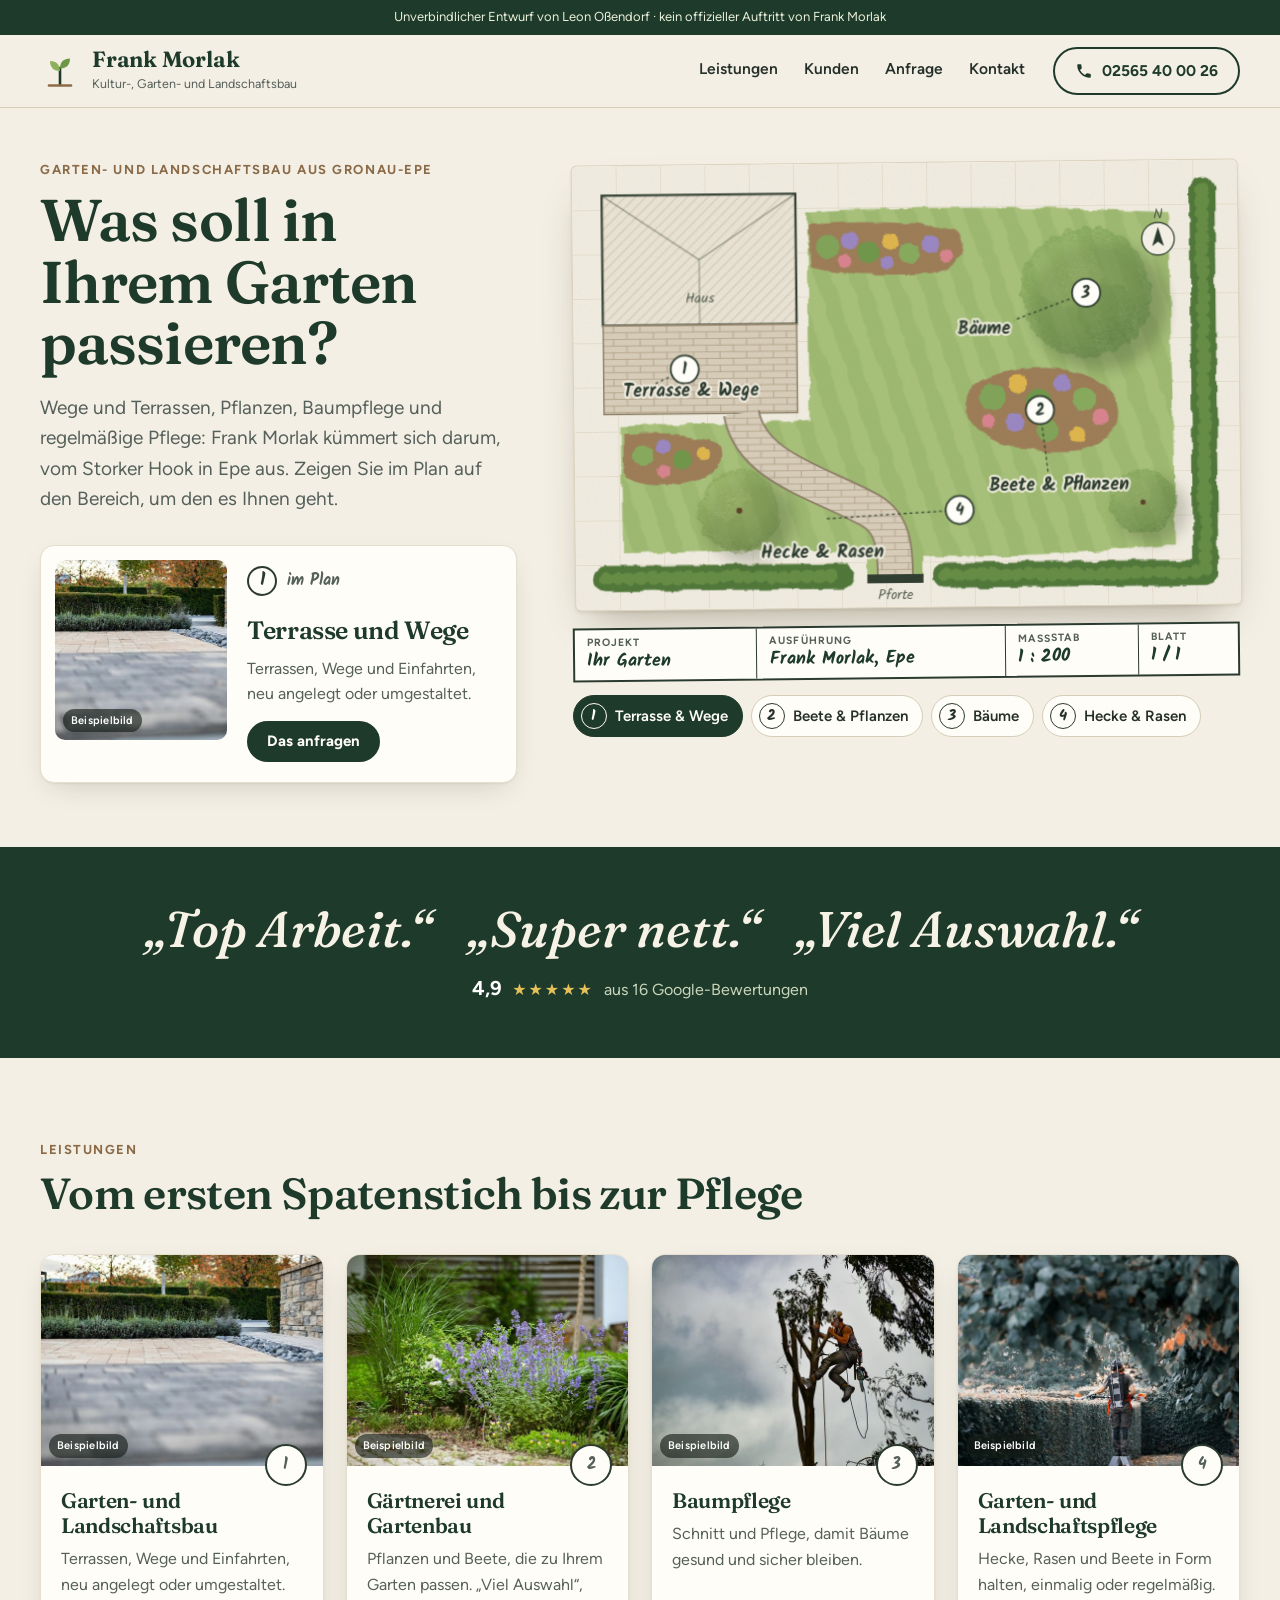
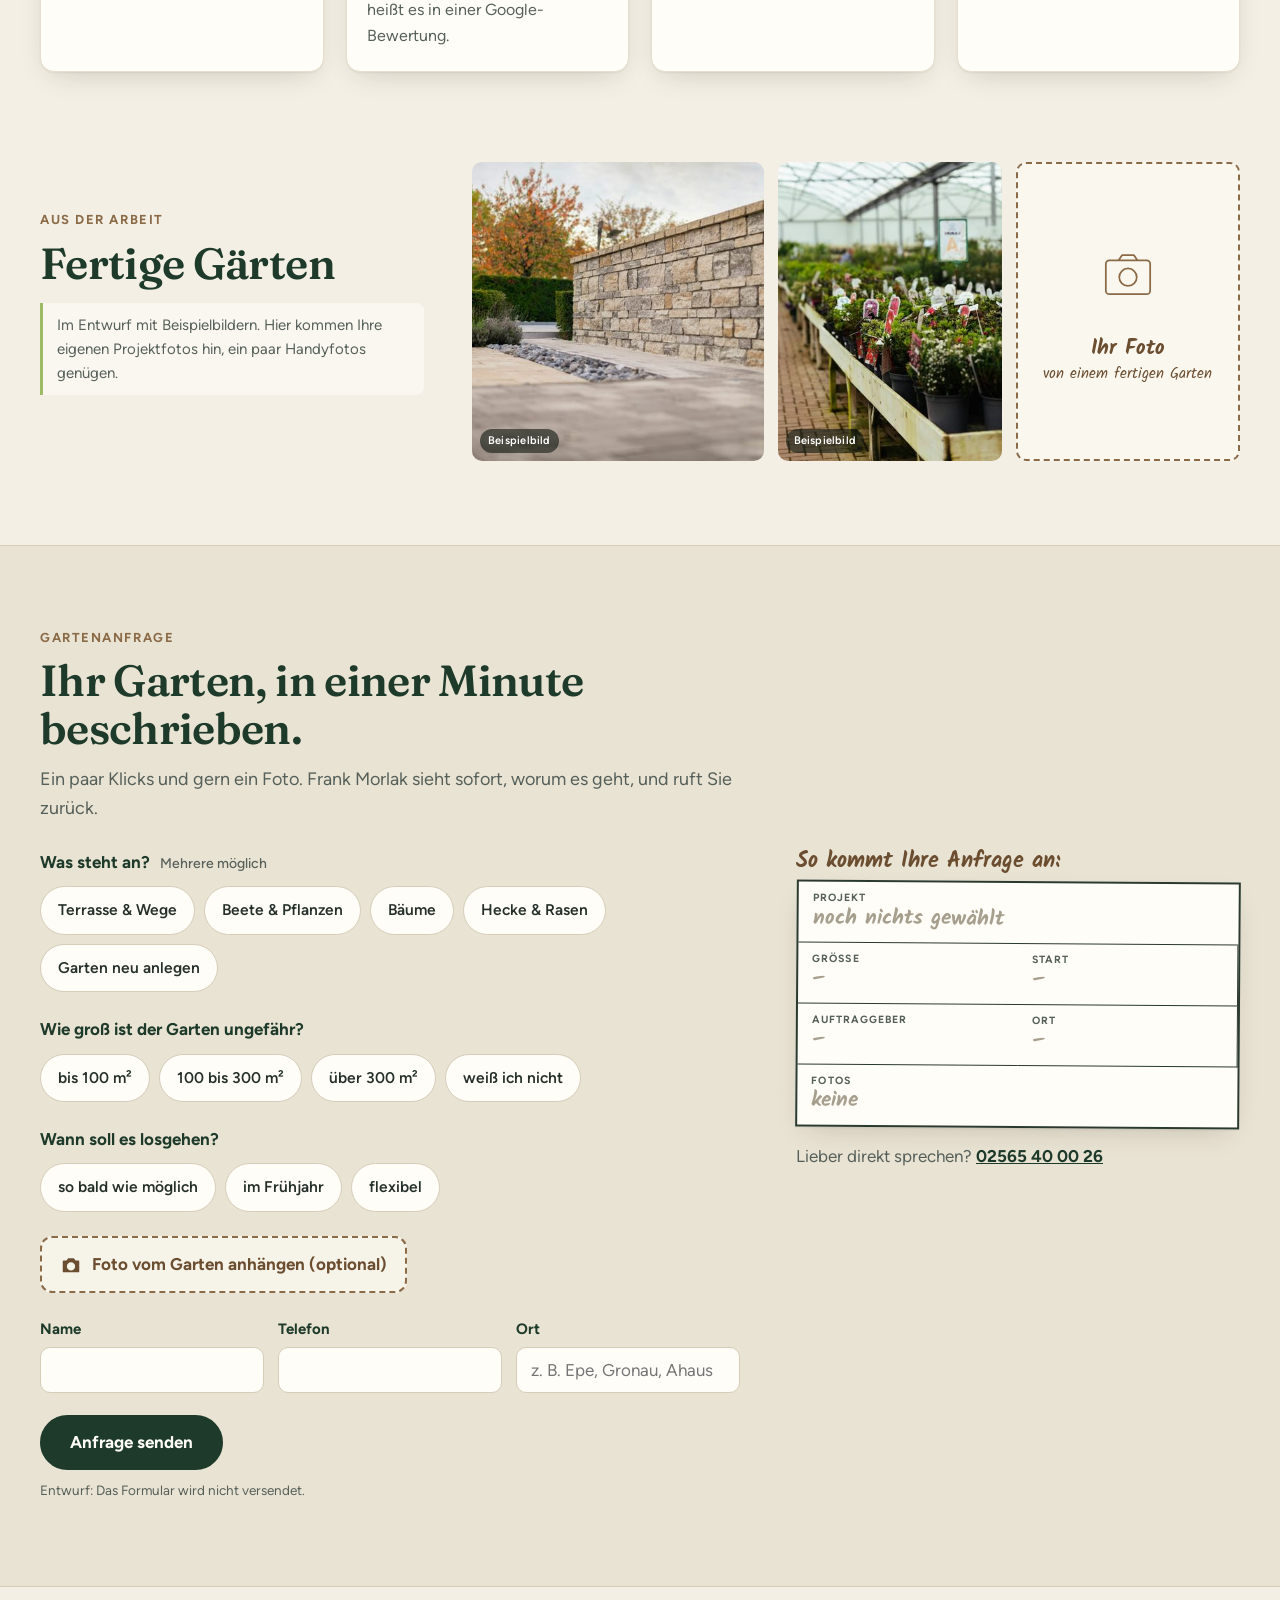
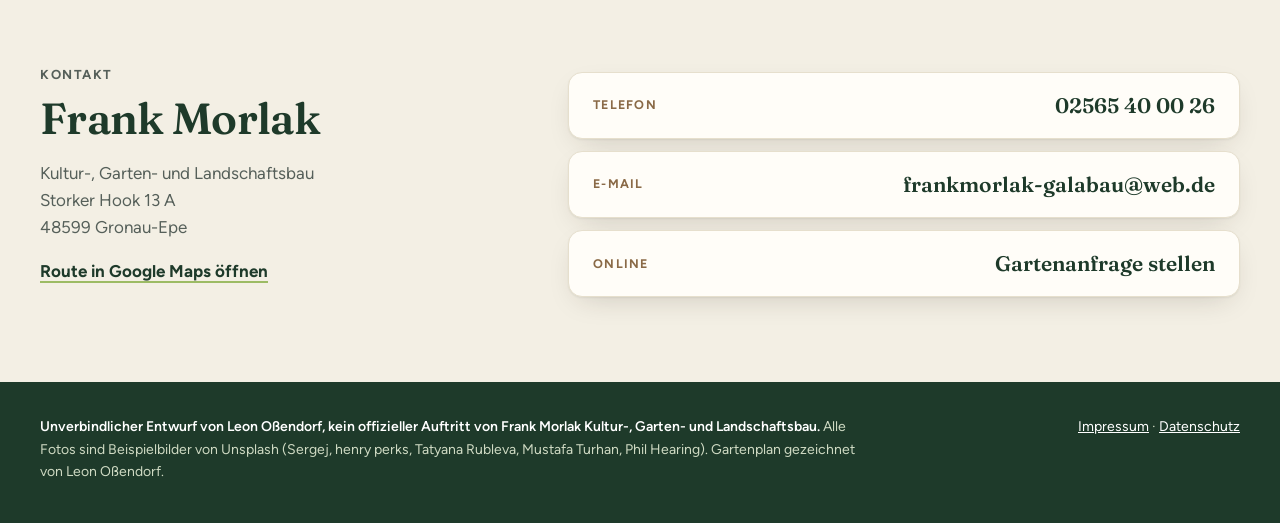
<file: index.html>
<!doctype html>
<html lang="de-DE">
<head>
<meta charset="utf-8">
<meta name="viewport" content="width=device-width, initial-scale=1">
<meta name="robots" content="noindex,nofollow">
<title>Frank Morlak · Kultur-, Garten- und Landschaftsbau in Gronau-Epe (Entwurf)</title>
<meta name="description" content="Unverbindlicher Website-Entwurf für Frank Morlak Kultur-, Garten- und Landschaftsbau, Gronau-Epe.">
<link rel="preload" href="fonts/fraunces.woff2" as="font" type="font/woff2" crossorigin>
<link rel="preload" href="fonts/figtree.woff2" as="font" type="font/woff2" crossorigin>
<link rel="stylesheet" href="css/style.css">
<script>document.documentElement.classList.add("js")</script>
<link rel="icon" href="data:image/svg+xml,%3Csvg xmlns='http://www.w3.org/2000/svg' viewBox='0 0 32 32'%3E%3Crect width='32' height='32' rx='6' fill='%231E3A2A'/%3E%3Cpath d='M16 26V14' stroke='%23F3EFE4' stroke-width='2.4' stroke-linecap='round'/%3E%3Cpath d='M16 16c-6 0-8-4-8-8 5 0 8 3 8 8zM16 14c0-5 3-8 8-8 0 5-3 8-8 8z' fill='%239CBB64'/%3E%3C/svg%3E">
</head>
<body>

<div class="entwurf-band">Unverbindlicher Entwurf von Leon Oßendorf · kein offizieller Auftritt von Frank Morlak</div>

<header class="kopf">
  <div class="wrap kopf-in">
    <a class="marke" href="#start" aria-label="Frank Morlak, zur Startseite">
      <svg class="marke-zeichen" viewBox="0 0 40 40" aria-hidden="true"><path d="M20 34V17" stroke="currentColor" stroke-width="2.6" stroke-linecap="round" fill="none"/><path d="M20 20c-7.5 0-10-5-10-10 6.5 0 10 4 10 10z" fill="#8DB05A"/><path d="M20 17.5c0-6.5 3.5-10 10-10 0 6.5-3.5 10-10 10z" fill="#6E9644"/><path d="M9 34.5h22" stroke="#8A6A47" stroke-width="2.6" stroke-linecap="round"/></svg>
      <span><b>Frank Morlak</b><small>Kultur-, Garten- und Landschaftsbau</small></span>
    </a>
    <nav class="nav" aria-label="Hauptnavigation">
      <a href="#leistungen">Leistungen</a>
      <a href="#stimmen">Kunden</a>
      <a href="#anfrage">Anfrage</a>
      <a href="#kontakt">Kontakt</a>
    </nav>
    <a class="knopf knopf-tel" href="tel:+492565400026"><svg viewBox="0 0 24 24" aria-hidden="true"><path d="M6.6 10.8a15.1 15.1 0 0 0 6.6 6.6l2.2-2.2c.3-.3.7-.4 1-.2 1.1.4 2.3.6 3.6.6.6 0 1 .4 1 1V20c0 .6-.4 1-1 1A17 17 0 0 1 3 4c0-.6.4-1 1-1h3.5c.6 0 1 .4 1 1 0 1.3.2 2.5.6 3.6.1.3 0 .7-.2 1z" fill="currentColor"/></svg><span>02565 40 00 26</span></a>
  </div>
</header>

<main id="start">

<section class="hero">
  <div class="wrap hero-in">
    <div class="hero-text">
      <p class="kicker">Garten- und Landschaftsbau aus Gronau-Epe</p>
      <h1>Was soll in Ihrem Garten passieren?</h1>
      <p class="lead">Wege und Terrassen, Pflanzen, Baumpflege und regelmäßige Pflege: Frank Morlak kümmert sich darum, vom Storker Hook in Epe aus. <span class="nur-gross">Zeigen Sie im Plan auf den Bereich, um den es Ihnen geht.</span><span class="nur-klein">Tippen Sie im Plan auf den Bereich, um den es Ihnen geht.</span></p>

      <div class="zonenkarte" id="zonenkarte" aria-live="polite">
        <div class="zk-bild"><img id="zk-img" src="img/wege-640.jpg" alt="Beispielbild: gepflasterter Gartenweg mit Natursteinmauer und Hecken" width="640" height="427"><span class="beispiel">Beispielbild</span></div>
        <div class="zk-text">
          <p class="zk-nr"><span id="zk-nr">1</span> im Plan</p>
          <h2 id="zk-titel">Terrasse und Wege</h2>
          <p id="zk-satz">Terrassen, Wege und Einfahrten, neu angelegt oder umgestaltet.</p>
          <a class="knopf knopf-voll" id="zk-link" href="#anfrage" data-wahl="bau">Das anfragen</a>
        </div>
      </div>
    </div>

    <figure class="plan" aria-label="Gezeichneter Gartenplan mit vier Bereichen">
      <div class="papier">
        <svg id="gartenplan" viewBox="0 0 900 600" role="group" aria-label="Gartenplan: 1 Terrasse und Wege, 2 Beete und Pflanzen, 3 Bäume, 4 Hecke und Rasen">
          <defs>
            <filter id="aquarell" x="-5%" y="-5%" width="110%" height="110%">
              <feTurbulence type="fractalNoise" baseFrequency="0.035" numOctaves="3" seed="7" result="n"/>
              <feDisplacementMap in="SourceGraphic" in2="n" scale="9" xChannelSelector="R" yChannelSelector="G"/>
            </filter>
            <filter id="krone" x="-15%" y="-15%" width="130%" height="130%">
              <feTurbulence type="fractalNoise" baseFrequency="0.06" numOctaves="3" seed="3" result="n"/>
              <feDisplacementMap in="SourceGraphic" in2="n" scale="16" xChannelSelector="R" yChannelSelector="G" result="d"/>
              <feTurbulence type="fractalNoise" baseFrequency="0.9" numOctaves="2" seed="11" result="t"/>
              <feColorMatrix in="t" type="matrix" values="0 0 0 0 0  0 0 0 0 0  0 0 0 0 0  0 0 0 -1.3 1.05" result="tm"/>
              <feComposite in="d" in2="tm" operator="in"/>
            </filter>
            <filter id="stauden" x="-5%" y="-5%" width="110%" height="110%"><feTurbulence type="fractalNoise" baseFrequency="0.12" numOctaves="2" seed="5" result="n"/><feDisplacementMap in="SourceGraphic" in2="n" scale="5" xChannelSelector="R" yChannelSelector="G"/></filter>
            <filter id="schatten" x="-20%" y="-20%" width="140%" height="140%"><feGaussianBlur stdDeviation="9"/></filter>
            <filter id="korn" x="0" y="0" width="100%" height="100%">
              <feTurbulence type="fractalNoise" baseFrequency="0.85" numOctaves="3" seed="2"/>
              <feColorMatrix type="matrix" values="0 0 0 0 0.35  0 0 0 0 0.28  0 0 0 0 0.18  0 0 0 0.10 0"/>
            </filter>
            <pattern id="pflaster" width="36" height="18" patternUnits="userSpaceOnUse">
              <rect width="36" height="18" fill="#D9CFBC"/>
              <path d="M0 .5h36M0 9.5h36M18 .5v9M0 9.5v9M36 9.5v9" stroke="#AE9F86" stroke-width="1.1"/>
            </pattern>
            <pattern id="rasen" width="44" height="44" patternUnits="userSpaceOnUse" patternTransform="rotate(-18)">
              <rect width="44" height="44" fill="#A7C27A"/>
              <rect width="22" height="44" fill="#9DBA70"/>
            </pattern>
            <pattern id="schraffur" width="10" height="10" patternUnits="userSpaceOnUse" patternTransform="rotate(45)">
              <rect width="10" height="10" fill="#ECE6D8"/>
              <path d="M0 0v10" stroke="#B8AE9A" stroke-width="1.4"/>
            </pattern>
            <radialGradient id="laub" cx="42%" cy="38%" r="65%">
              <stop offset="0" stop-color="#93B565"/>
              <stop offset=".6" stop-color="#6E9748"/>
              <stop offset="1" stop-color="#4C7536"/>
            </radialGradient>
            <radialGradient id="laub2" cx="42%" cy="38%" r="65%">
              <stop offset="0" stop-color="#A4BE6A"/>
              <stop offset=".6" stop-color="#7C9C4C"/>
              <stop offset="1" stop-color="#58773A"/>
            </radialGradient>
          </defs>

          <!-- Grundstück -->
          <rect x="0" y="0" width="900" height="600" fill="#F3EFE4"/>
          <g class="raster" stroke="#E3DCCB" stroke-width="1">
            <path d="M60 0V600M120 0V600M180 0V600M240 0V600M300 0V600M360 0V600M420 0V600M480 0V600M540 0V600M600 0V600M660 0V600M720 0V600M780 0V600M840 0V600"/>
            <path d="M0 60H900M0 120H900M0 180H900M0 240H900M0 300H900M0 360H900M0 420H900M0 480H900M0 540H900"/>
          </g>

          <!-- 4: Hecke und Rasen (Pflege) -->
          <g class="zone" data-z="pflege" tabindex="0" role="button" aria-label="4 Hecke und Rasen">
            <path class="flaeche" filter="url(#aquarell)" fill="url(#rasen)" d="M318 64 C 470 58, 640 62, 806 70 L 812 520 C 700 530, 560 536, 470 530 L 470 560 L 394 560 L 394 528 C 300 522, 200 520, 64 524 L 62 352 C 140 350, 250 352, 318 346 Z"/>
            <path class="hecke" filter="url(#aquarell)" d="M852 40 L 852 558 M40 558 L 360 558 M500 558 L 852 558" stroke="#4E7638" stroke-width="34" stroke-linecap="round" fill="none"/>
            <path filter="url(#aquarell)" d="M852 40 L 852 558 M40 558 L 360 558 M500 558 L 852 558" stroke="#668F45" stroke-width="18" stroke-linecap="round" fill="none" stroke-dasharray="2 14" opacity=".9"/>
          </g>

          <!-- Haus -->
          <g class="haus">
            <rect x="40" y="40" width="262" height="176" fill="url(#schraffur)" stroke="#2B3A2E" stroke-width="3"/>
            <path d="M40 40 L171 128 L302 40 M171 128 V216" stroke="#2B3A2E" stroke-width="1.4" fill="none" opacity=".5"/>
            <text x="171" y="186" class="plantext klein" text-anchor="middle">Haus</text>
          </g>

          <!-- 1: Terrasse und Wege (Bau) -->
          <g class="zone" data-z="bau" tabindex="0" role="button" aria-label="1 Terrasse und Wege">
            <rect class="flaeche" x="40" y="216" width="262" height="120" fill="url(#pflaster)" stroke="#8C7E66" stroke-width="2"/>
            <path d="M226 336 C 238 410, 330 430, 400 470 C 430 488, 432 520, 432 562" stroke="#8C7E66" stroke-width="50" fill="none" stroke-linecap="butt"/>
            <path class="flaeche" d="M226 336 C 238 410, 330 430, 400 470 C 430 488, 432 520, 432 562" stroke="url(#pflaster)" stroke-width="45" fill="none" stroke-linecap="butt"/>
            <rect x="394" y="556" width="76" height="12" fill="#2B3A2E"/>
            <text x="432" y="590" class="plantext klein" text-anchor="middle">Pforte</text>
          </g>

          <!-- 2: Beete und Pflanzen -->
          <g class="zone" data-z="pflanzen" tabindex="0" role="button" aria-label="2 Beete und Pflanzen">
            <path class="flaeche" filter="url(#aquarell)" fill="#9C7B57" d="M318 82 C 400 76, 470 80, 520 92 C 540 120, 520 150, 470 150 C 420 152, 360 150, 322 140 Z"/>
            <path class="flaeche" filter="url(#aquarell)" fill="#9C7B57" d="M540 300 C 600 268, 700 272, 730 318 C 752 352, 720 392, 664 392 C 610 394, 548 380, 532 346 C 526 330, 530 312, 540 300 Z"/>
            <path class="flaeche" filter="url(#aquarell)" fill="#9C7B57" d="M66 364 C 120 360, 170 366, 196 380 C 206 410, 180 430, 130 432 C 100 434, 72 428, 66 416 Z"/>
            <g class="stauden" filter="url(#stauden)">
              <circle cx="345" cy="112" r="16" fill="#7FA458"/><circle cx="375" cy="104" r="12" fill="#9A86C4"/><circle cx="400" cy="120" r="15" fill="#6E9748"/><circle cx="430" cy="106" r="11" fill="#E0B64C"/><circle cx="455" cy="122" r="14" fill="#86AB5C"/><circle cx="484" cy="110" r="12" fill="#9A86C4"/><circle cx="505" cy="126" r="9" fill="#D9838F"/><circle cx="368" cy="132" r="9" fill="#D9838F"/><circle cx="425" cy="135" r="9" fill="#9A86C4"/>
              <circle cx="566" cy="318" r="18" fill="#7FA458"/><circle cx="600" cy="300" r="13" fill="#E0B64C"/><circle cx="628" cy="324" r="17" fill="#6E9748"/><circle cx="660" cy="300" r="12" fill="#9A86C4"/><circle cx="690" cy="322" r="16" fill="#86AB5C"/><circle cx="712" cy="346" r="11" fill="#D9838F"/><circle cx="596" cy="352" r="13" fill="#9A86C4"/><circle cx="640" cy="364" r="15" fill="#7FA458"/><circle cx="680" cy="370" r="11" fill="#E0B64C"/><circle cx="560" cy="350" r="9" fill="#D9838F"/>
              <circle cx="92" cy="392" r="14" fill="#86AB5C"/><circle cx="120" cy="380" r="10" fill="#9A86C4"/><circle cx="146" cy="398" r="13" fill="#6E9748"/><circle cx="174" cy="390" r="9" fill="#E0B64C"/><circle cx="120" cy="414" r="9" fill="#D9838F"/>
            </g>
          </g>

          <!-- 3: Bäume -->
          <g class="zone" data-z="baum" tabindex="0" role="button" aria-label="3 Bäume">
            <ellipse cx="712" cy="196" rx="92" ry="86" fill="#2E3B22" opacity=".28" filter="url(#schatten)"/>
            <circle class="flaeche" cx="694" cy="178" r="88" fill="url(#laub)" filter="url(#krone)"/>
            <circle cx="670" cy="152" r="46" fill="#A9C576" opacity=".35" filter="url(#krone)"/><circle cx="722" cy="206" r="40" fill="#3F6530" opacity=".3" filter="url(#krone)"/><circle cx="694" cy="178" r="5" fill="#5A3E26"/>
            <ellipse cx="236" cy="482" rx="60" ry="56" fill="#2E3B22" opacity=".26" filter="url(#schatten)"/>
            <circle class="flaeche" cx="222" cy="468" r="56" fill="url(#laub2)" filter="url(#krone)"/>
            <circle cx="206" cy="452" r="28" fill="#B8CF84" opacity=".35" filter="url(#krone)"/><circle cx="222" cy="468" r="4" fill="#5A3E26"/>
            <ellipse cx="780" cy="474" rx="48" ry="44" fill="#2E3B22" opacity=".24" filter="url(#schatten)"/>
            <circle class="flaeche" cx="768" cy="462" r="44" fill="url(#laub)" filter="url(#krone)"/>
            <circle cx="754" cy="448" r="22" fill="#A9C576" opacity=".35" filter="url(#krone)"/><circle cx="768" cy="462" r="3.5" fill="#5A3E26"/>
          </g>

          <!-- Papierkorn -->
          <rect x="0" y="0" width="900" height="600" filter="url(#korn)" pointer-events="none"/>

          <!-- Beschriftung -->
          <g class="marken" pointer-events="none">
            <g class="marke-nr" data-z="bau"><path class="leit" d="M150 276 L 108 296"/><circle cx="150" cy="276" r="19"/><text x="150" y="283" text-anchor="middle">1</text><text class="lbl" x="66" y="312">Terrasse &amp; Wege</text></g>
            <g class="marke-nr" data-z="pflanzen"><path class="leit" d="M630 336 L 640 420"/><circle cx="630" cy="336" r="19"/><text x="630" y="343" text-anchor="middle">2</text><text class="lbl" x="560" y="444">Beete &amp; Pflanzen</text></g>
            <g class="marke-nr" data-z="baum"><path class="leit" d="M694 178 L 596 214"/><circle cx="694" cy="178" r="19"/><text x="694" y="185" text-anchor="middle">3</text><text class="lbl" x="520" y="232">Bäume</text></g>
            <g class="marke-nr" data-z="pflege"><path class="leit" d="M520 470 L 340 480"/><circle cx="520" cy="470" r="19"/><text x="520" y="477" text-anchor="middle">4</text><text class="lbl" x="250" y="532">Hecke &amp; Rasen</text></g>
          </g>

          <!-- Nordpfeil und Maßstab -->
          <g class="nord" transform="translate(792 106)" pointer-events="none">
            <circle r="22" fill="#F3EFE4" stroke="#2B3A2E" stroke-width="1.6"/>
            <path d="M0 -16 L 8 10 L 0 4 L -8 10 Z" fill="#2B3A2E"/>
            <text y="-28" text-anchor="middle" class="plantext klein">N</text>
          </g>
        </svg>
      </div>
      <div class="plankopf" aria-hidden="false">
        <div><span>Projekt</span><b>Ihr Garten</b></div>
        <div><span>Ausführung</span><b>Frank Morlak, Epe</b></div>
        <div><span>Maßstab</span><b>1 : 200</b></div>
        <div><span>Blatt</span><b>1 / 1</b></div>
      </div>
      <div class="legende" role="tablist" aria-label="Bereiche im Plan">
        <button type="button" class="leg aktiv" data-z="bau" role="tab" aria-selected="true"><i>1</i>Terrasse &amp; Wege</button>
        <button type="button" class="leg" data-z="pflanzen" role="tab" aria-selected="false"><i>2</i>Beete &amp; Pflanzen</button>
        <button type="button" class="leg" data-z="baum" role="tab" aria-selected="false"><i>3</i>Bäume</button>
        <button type="button" class="leg" data-z="pflege" role="tab" aria-selected="false"><i>4</i>Hecke &amp; Rasen</button>
      </div>
    </figure>
  </div>
</section>

<section class="stimmen" id="stimmen">
  <div class="wrap">
    <p class="zitat"><span>„Top Arbeit.“</span> <span>„Super nett.“</span> <span>„Viel Auswahl.“</span></p>
    <p class="quelle"><b>4,9</b> <span class="sterne" aria-label="4,9 von 5 Sternen">★★★★★</span> aus 16 Google-Bewertungen</p>
  </div>
</section>

<section class="leistungen" id="leistungen">
  <div class="wrap">
    <p class="kicker">Leistungen</p>
    <h2>Vom ersten Spatenstich bis zur Pflege</h2>
    <div class="karten">
      <article class="karte" data-z="bau">
        <div class="kb"><img src="img/wege-640.jpg" alt="Beispielbild: gepflasterter Gartenweg mit Natursteinmauer" width="640" height="427" loading="lazy"><span class="beispiel">Beispielbild</span></div>
        <div class="kt"><p class="knr">1</p><h3>Garten- und Landschaftsbau</h3><p>Terrassen, Wege und Einfahrten, neu angelegt oder umgestaltet.</p></div>
      </article>
      <article class="karte" data-z="pflanzen">
        <div class="kb"><img src="img/beet-640.jpg" alt="Beispielbild: Staudenbeet mit Katzenminze und Gräsern" width="640" height="427" loading="lazy"><span class="beispiel">Beispielbild</span></div>
        <div class="kt"><p class="knr">2</p><h3>Gärtnerei und Gartenbau</h3><p>Pflanzen und Beete, die zu Ihrem Garten passen. „Viel Auswahl“, heißt es in einer Google-Bewertung.</p></div>
      </article>
      <article class="karte" data-z="baum">
        <div class="kb"><img src="img/baum-640.jpg" alt="Beispielbild: Baumpfleger mit Seil in der Baumkrone" width="640" height="427" loading="lazy"><span class="beispiel">Beispielbild</span></div>
        <div class="kt"><p class="knr">3</p><h3>Baumpflege</h3><p>Schnitt und Pflege, damit Bäume gesund und sicher bleiben.</p></div>
      </article>
      <article class="karte" data-z="pflege">
        <div class="kb"><img src="img/hecke-640.jpg" alt="Beispielbild: Heckenschnitt an einer hohen Hecke" width="640" height="427" loading="lazy"><span class="beispiel">Beispielbild</span></div>
        <div class="kt"><p class="knr">4</p><h3>Garten- und Landschaftspflege</h3><p>Hecke, Rasen und Beete in Form halten, einmalig oder regelmäßig.</p></div>
      </article>
    </div>
  </div>
</section>

<section class="projekte">
  <div class="wrap projekte-in">
    <div class="pt">
      <p class="kicker">Aus der Arbeit</p>
      <h2>Fertige Gärten</h2>
      <p class="entwurf-notiz">Im Entwurf mit Beispielbildern. Hier kommen Ihre eigenen Projektfotos hin, ein paar Handyfotos genügen.</p>
    </div>
    <div class="galerie">
      <figure><img src="img/mauer-640.jpg" alt="Beispielbild: Natursteinmauer mit Herbstbäumen und Hecken" width="640" height="427" loading="lazy"><span class="beispiel">Beispielbild</span></figure>
      <figure><img src="img/pflanzen-640.jpg" alt="Beispielbild: Pflanzenreihen in einer Gärtnerei" width="640" height="427" loading="lazy"><span class="beispiel">Beispielbild</span></figure>
      <figure class="platzhalter"><svg viewBox="0 0 120 160" aria-hidden="true"><rect x="22" y="40" width="76" height="58" rx="6" fill="none" stroke="currentColor" stroke-width="3"/><circle cx="60" cy="69" r="15" fill="none" stroke="currentColor" stroke-width="3"/><path d="M44 40l6-9h20l6 9" fill="none" stroke="currentColor" stroke-width="3" stroke-linejoin="round"/></svg><figcaption>Ihr Foto<br><small>von einem fertigen Garten</small></figcaption></figure>
    </div>
  </div>
</section>

<section class="anfrage" id="anfrage">
  <div class="wrap anfrage-in">
    <div class="af-kopf">
      <p class="kicker">Gartenanfrage</p>
      <h2>Ihr Garten, in einer Minute beschrieben.</h2>
      <p>Ein paar Klicks und gern ein Foto. Frank Morlak sieht sofort, worum es geht, und ruft Sie zurück.</p>
    </div>

    <form class="formular" id="formular" novalidate>
      <fieldset>
        <legend>Was steht an? <small>Mehrere möglich</small></legend>
        <div class="chips" data-feld="was">
          <label><input type="checkbox" name="was" value="Terrasse & Wege" data-z="bau"><span>Terrasse &amp; Wege</span></label>
          <label><input type="checkbox" name="was" value="Beete & Pflanzen" data-z="pflanzen"><span>Beete &amp; Pflanzen</span></label>
          <label><input type="checkbox" name="was" value="Bäume" data-z="baum"><span>Bäume</span></label>
          <label><input type="checkbox" name="was" value="Hecke & Rasen" data-z="pflege"><span>Hecke &amp; Rasen</span></label>
          <label><input type="checkbox" name="was" value="Garten neu anlegen"><span>Garten neu anlegen</span></label>
        </div>
      </fieldset>
      <fieldset>
        <legend>Wie groß ist der Garten ungefähr?</legend>
        <div class="chips" data-feld="groesse">
          <label><input type="radio" name="groesse" value="bis 100 m²"><span>bis 100 m²</span></label>
          <label><input type="radio" name="groesse" value="100 bis 300 m²"><span>100 bis 300 m²</span></label>
          <label><input type="radio" name="groesse" value="über 300 m²"><span>über 300 m²</span></label>
          <label><input type="radio" name="groesse" value="weiß ich nicht"><span>weiß ich nicht</span></label>
        </div>
      </fieldset>
      <fieldset>
        <legend>Wann soll es losgehen?</legend>
        <div class="chips" data-feld="wann">
          <label><input type="radio" name="wann" value="so bald wie möglich"><span>so bald wie möglich</span></label>
          <label><input type="radio" name="wann" value="im Frühjahr"><span>im Frühjahr</span></label>
          <label><input type="radio" name="wann" value="flexibel"><span>flexibel</span></label>
        </div>
      </fieldset>
      <div class="foto-feld">
        <label class="foto-knopf"><input type="file" id="foto" accept="image/*" multiple><svg viewBox="0 0 24 24" aria-hidden="true"><path d="M4 7h3l2-2.5h6L17 7h3a1 1 0 0 1 1 1v11a1 1 0 0 1-1 1H4a1 1 0 0 1-1-1V8a1 1 0 0 1 1-1zm8 11a4.5 4.5 0 1 0 0-9 4.5 4.5 0 0 0 0 9z" fill="currentColor"/></svg><span id="foto-text">Foto vom Garten anhängen (optional)</span></label>
      </div>
      <div class="felder">
        <label>Name<input type="text" name="name" id="f-name" autocomplete="name"></label>
        <label>Telefon<input type="tel" name="tel" id="f-tel" autocomplete="tel"></label>
        <label>Ort<input type="text" name="ort" id="f-ort" placeholder="z. B. Epe, Gronau, Ahaus"></label>
      </div>
      <button type="submit" class="knopf knopf-voll knopf-gross">Anfrage senden</button>
      <p class="entwurf-hinweis">Entwurf: Das Formular wird nicht versendet.</p>
      <p class="danke" id="danke" hidden>Danke! So würde Ihre Anfrage bei Frank Morlak ankommen. (Im Entwurf wird nichts gesendet.)</p>
    </form>

    <aside class="af-plankopf" aria-label="Vorschau Ihrer Anfrage">
      <p class="af-titel">So kommt Ihre Anfrage an:</p>
      <div class="plankopf plankopf-gross" id="vorschau">
        <div class="pk-breit"><span>Projekt</span><b id="v-was">noch nichts gewählt</b></div>
        <div><span>Größe</span><b id="v-groesse">–</b></div>
        <div><span>Start</span><b id="v-wann">–</b></div>
        <div><span>Auftraggeber</span><b id="v-name">–</b></div>
        <div><span>Ort</span><b id="v-ort">–</b></div>
        <div class="pk-breit"><span>Fotos</span><b id="v-foto">keine</b></div>
      </div>
      <p class="af-alt">Lieber direkt sprechen? <a href="tel:+492565400026">02565 40 00 26</a></p>
    </aside>
  </div>
</section>

<section class="kontakt" id="kontakt">
  <div class="wrap kontakt-in">
    <div>
      <p class="kicker">Kontakt</p>
      <h2>Frank Morlak</h2>
      <p>Kultur-, Garten- und Landschaftsbau<br>Storker Hook 13 A<br>48599 Gronau-Epe</p>
      <p><a class="unterstrichen" href="https://www.google.com/maps/search/?api=1&amp;query=Storker+Hook+13A+48599+Gronau-Epe" rel="noopener">Route in Google Maps öffnen</a></p>
    </div>
    <div class="kontakt-wege">
      <a class="kw" href="tel:+492565400026"><span>Telefon</span><b>02565 40 00 26</b></a>
      <a class="kw" href="mailto:frankmorlak-galabau@web.de"><span>E-Mail</span><b>frankmorlak-galabau@web.de</b></a>
      <a class="kw" href="#anfrage"><span>Online</span><b>Gartenanfrage stellen</b></a>
    </div>
  </div>
</section>

</main>

<footer class="fuss">
  <div class="wrap fuss-in">
    <p><b>Unverbindlicher Entwurf von Leon Oßendorf, kein offizieller Auftritt von Frank Morlak Kultur-, Garten- und Landschaftsbau.</b> Alle Fotos sind Beispielbilder von Unsplash (Sergej, henry perks, Tatyana Rubleva, Mustafa Turhan, Phil Hearing). Gartenplan gezeichnet von Leon Oßendorf.</p>
    <p class="fuss-links"><a href="impressum.html">Impressum</a> · <a href="datenschutz.html">Datenschutz</a></p>
  </div>
</footer>

<div class="daumenleiste" aria-label="Schnellkontakt">
  <a href="tel:+492565400026" class="dl-tel">Anrufen</a>
  <a href="#anfrage" class="dl-anf">Garten anfragen</a>
</div>

<script src="js/plan.js"></script>
</body>
</html>
</file>
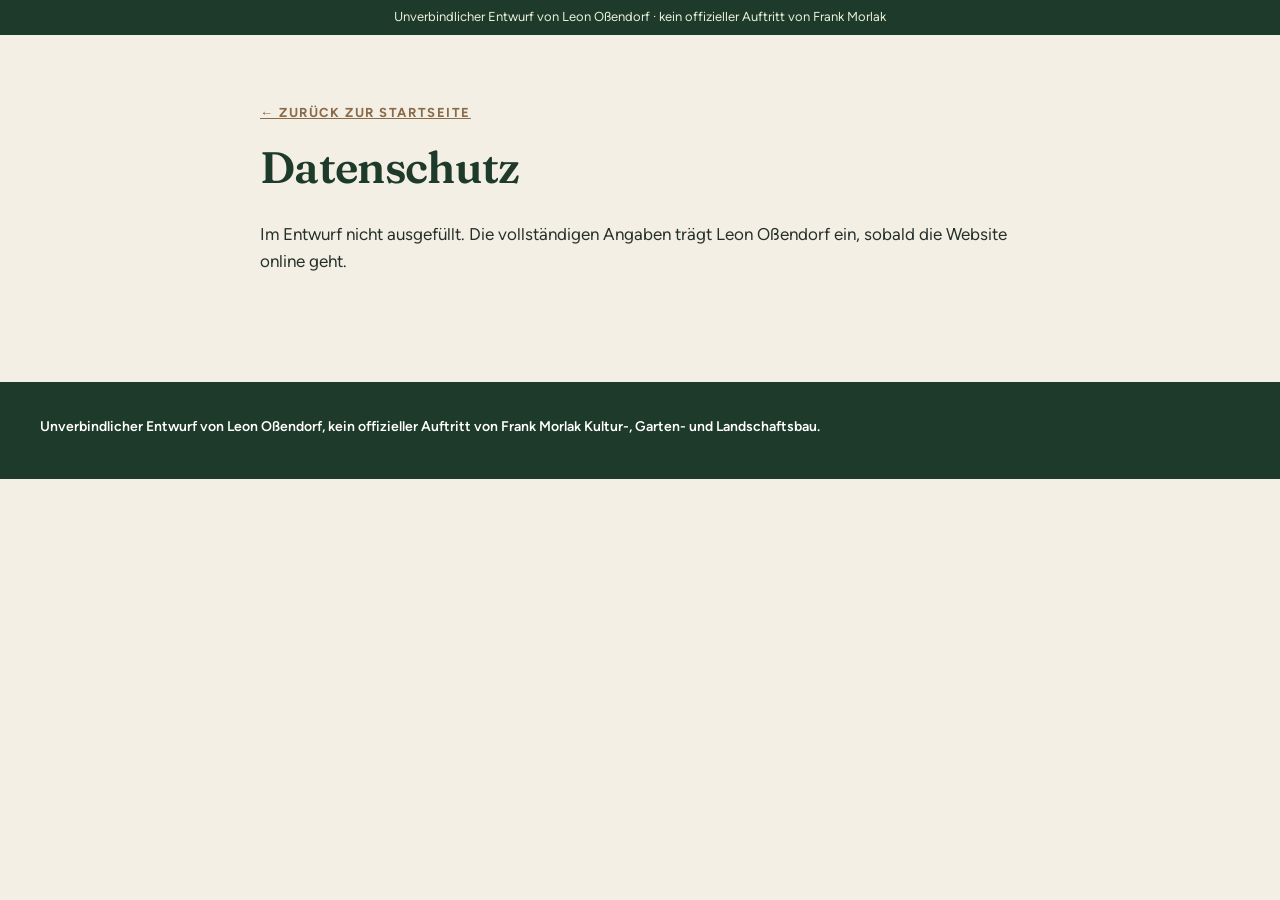
<file: datenschutz.html>
<!doctype html>
<html lang="de-DE">
<head>
<meta charset="utf-8">
<meta name="viewport" content="width=device-width, initial-scale=1">
<meta name="robots" content="noindex,nofollow">
<title>Datenschutz · Frank Morlak (Entwurf)</title>
<link rel="stylesheet" href="css/style.css">
</head>
<body>
<div class="entwurf-band">Unverbindlicher Entwurf von Leon Oßendorf · kein offizieller Auftritt von Frank Morlak</div>
<main class="wrap" style="padding:70px 0 90px;max-width:760px">
<p class="kicker"><a href="index.html">← Zurück zur Startseite</a></p>
<h1 style="font-size:44px;margin-bottom:18px">Datenschutz</h1>
<p>Im Entwurf nicht ausgefüllt. Die vollständigen Angaben trägt Leon Oßendorf ein, sobald die Website online geht.</p>
</main>
<footer class="fuss"><div class="wrap fuss-in"><p><b>Unverbindlicher Entwurf von Leon Oßendorf, kein offizieller Auftritt von Frank Morlak Kultur-, Garten- und Landschaftsbau.</b></p></div></footer>
</body>
</html>
</file>
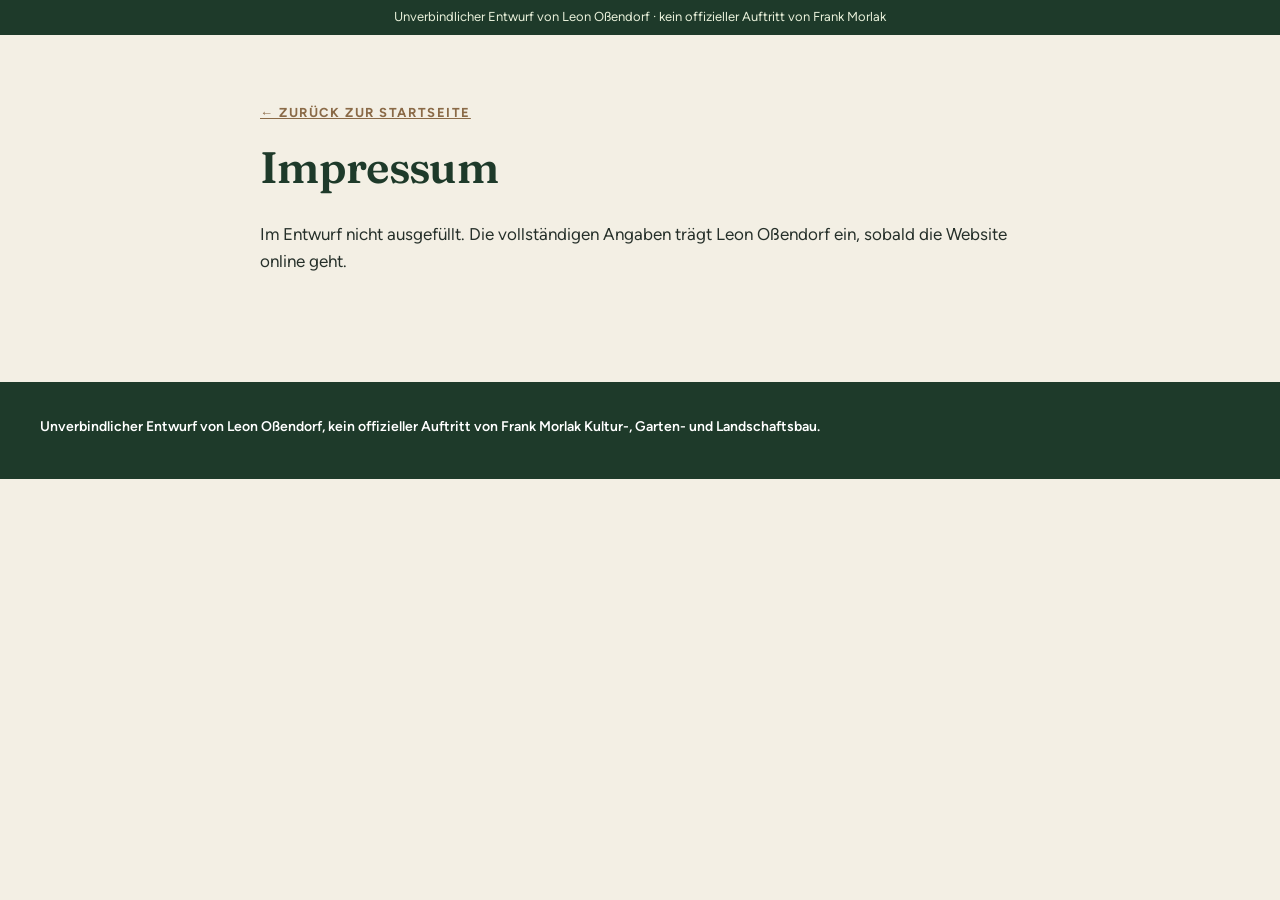
<file: impressum.html>
<!doctype html>
<html lang="de-DE">
<head>
<meta charset="utf-8">
<meta name="viewport" content="width=device-width, initial-scale=1">
<meta name="robots" content="noindex,nofollow">
<title>Impressum · Frank Morlak (Entwurf)</title>
<link rel="stylesheet" href="css/style.css">
</head>
<body>
<div class="entwurf-band">Unverbindlicher Entwurf von Leon Oßendorf · kein offizieller Auftritt von Frank Morlak</div>
<main class="wrap" style="padding:70px 0 90px;max-width:760px">
<p class="kicker"><a href="index.html">← Zurück zur Startseite</a></p>
<h1 style="font-size:44px;margin-bottom:18px">Impressum</h1>
<p>Im Entwurf nicht ausgefüllt. Die vollständigen Angaben trägt Leon Oßendorf ein, sobald die Website online geht.</p>
</main>
<footer class="fuss"><div class="wrap fuss-in"><p><b>Unverbindlicher Entwurf von Leon Oßendorf, kein offizieller Auftritt von Frank Morlak Kultur-, Garten- und Landschaftsbau.</b></p></div></footer>
</body>
</html>
</file>
<file: css/style.css>
@font-face { font-family: "Fraunces"; src: url("../fonts/fraunces.woff2") format("woff2"); font-weight: 100 900; font-display: swap; }
@font-face { font-family: "Fraunces"; src: url("../fonts/fraunces-italic.woff2") format("woff2"); font-weight: 100 900; font-style: italic; font-display: swap; }
@font-face { font-family: "Figtree"; src: url("../fonts/figtree.woff2") format("woff2"); font-weight: 300 900; font-display: swap; }
@font-face { font-family: "Kalam"; src: url("../fonts/kalam-400.woff2") format("woff2"); font-weight: 400; font-display: swap; }
@font-face { font-family: "Kalam"; src: url("../fonts/kalam-700.woff2") format("woff2"); font-weight: 700; font-display: swap; }

:root {
  --papier: #F3EFE4;
  --papier-2: #E9E3D3;
  --tinte: #1E3A2A;
  --tinte-2: #2B3A2E;
  --text: #26302A;
  --text-2: #56605A;
  --gruen: #6E9644;
  --gruen-h: #9CBB64;
  --erde: #8A6A47;
  --erde-d: #6B4D30;
  --linie: #D6CDB9;
  --weiss: #FFFDF8;
  --r: 14px;
  --schatten: 0 1px 2px rgba(40,34,20,.06), 0 10px 30px -12px rgba(40,34,20,.22);
}

* { box-sizing: border-box; }
html { scroll-behavior: smooth; scroll-padding-top: 84px; }
body { margin: 0; font: 400 17px/1.6 "Figtree", system-ui, sans-serif; color: var(--text); background: var(--papier); -webkit-font-smoothing: antialiased; }
img { max-width: 100%; display: block; }
a { color: inherit; }
h1, h2, h3 { font-family: "Fraunces", Georgia, serif; font-weight: 600; color: var(--tinte); letter-spacing: -.015em; margin: 0; font-variation-settings: "SOFT" 50, "WONK" 0; }
.wrap { width: min(1200px, 100% - 40px); margin: 0 auto; }
.kicker { font: 700 13px/1.2 "Figtree", sans-serif; letter-spacing: .12em; text-transform: uppercase; color: var(--erde); margin: 0 0 12px; }

.entwurf-band { background: var(--tinte); color: #E7EFD9; font-size: 13px; text-align: center; padding: 7px 14px; }

/* Kopf */
.kopf { position: sticky; top: 0; z-index: 20; background: rgba(243,239,228,.92); backdrop-filter: blur(8px); border-bottom: 1px solid var(--linie); }
.kopf-in { display: flex; align-items: center; gap: 28px; min-height: 72px; }
.marke { display: flex; align-items: center; gap: 12px; text-decoration: none; color: var(--tinte); }
.marke-zeichen { width: 40px; height: 40px; color: var(--tinte); flex: none; }
.marke b { display: block; font: 650 22px/1.05 "Fraunces", serif; letter-spacing: -.01em; }
.marke small { display: block; font-size: 12.5px; color: var(--text-2); margin-top: 3px; }
.nav { display: flex; gap: 26px; margin-left: auto; }
.nav a { text-decoration: none; font-weight: 600; font-size: 15.5px; color: var(--text); padding: 6px 0; border-bottom: 2px solid transparent; transition: border-color .2s; }
.nav a:hover { border-color: var(--gruen-h); }

.knopf { display: inline-flex; align-items: center; justify-content: center; gap: 9px; text-decoration: none; font: 700 15.5px/1 "Figtree", sans-serif; border-radius: 999px; padding: 13px 20px; border: 2px solid var(--tinte); color: var(--tinte); background: transparent; cursor: pointer; transition: background .2s, color .2s, transform .2s; }
.knopf svg { width: 18px; height: 18px; }
.knopf:hover { background: var(--tinte); color: var(--weiss); }
.knopf-voll { background: var(--tinte); color: var(--weiss); }
.knopf-voll:hover { background: #2C5240; border-color: #2C5240; }
.knopf-gross { font-size: 17px; padding: 17px 28px; }

/* Hero */
.hero { padding: 54px 0 64px; }
.hero-in { display: grid; grid-template-columns: minmax(0, 5fr) minmax(0, 7fr); gap: 56px; align-items: start; }
.hero h1 { font-size: clamp(38px, 4.6vw, 62px); line-height: 1.04; margin-bottom: 20px; }
.lead { font-size: 19px; color: var(--text-2); margin: 0 0 30px; max-width: 34em; }
.nur-klein { display: none; }

.zonenkarte { display: grid; grid-template-columns: 172px 1fr; gap: 20px; background: var(--weiss); border-radius: var(--r); padding: 14px; box-shadow: var(--schatten); border: 1px solid #E6DFCD; }
.zk-bild { position: relative; border-radius: 10px; overflow: hidden; aspect-ratio: 1 / 1.05; }
.zk-bild img { width: 100%; height: 100%; object-fit: cover; transition: opacity .35s ease; }
.zk-text { padding: 6px 6px 6px 0; display: flex; flex-direction: column; align-items: flex-start; }
.zk-nr { font: 700 20px/1 "Kalam", cursive; color: var(--erde); margin: 0 0 6px; }
.zk-nr span { display: inline-grid; place-items: center; width: 30px; height: 30px; border-radius: 50%; border: 2px solid var(--tinte-2); color: var(--tinte-2); margin-right: 4px; font-size: 18px; }
.zk-text h2 { font-size: 25px; margin-bottom: 6px; }
.zk-text p { margin: 0 0 14px; color: var(--text-2); font-size: 16px; }
.zk-text .knopf { margin-top: auto; padding: 11px 18px; font-size: 15px; }

.beispiel { position: absolute; left: 8px; bottom: 8px; font-size: 11px; font-weight: 600; letter-spacing: .02em; color: #fff; background: rgba(20,28,22,.62); padding: 3px 8px; border-radius: 99px; }

/* Plan */
.plan { margin: 0; position: relative; }
.papier { position: relative; background: var(--papier); border-radius: 6px; box-shadow: 0 1px 0 #fff inset, 0 2px 3px rgba(60,48,24,.08), 0 22px 44px -18px rgba(60,48,24,.38); border: 1px solid #DCD3BF; overflow: hidden; transform: rotate(-.6deg); }
#gartenplan { display: block; width: 100%; height: auto; }
.plantext { font: 400 22px "Kalam", cursive; fill: var(--tinte-2); }
.plantext.klein { font-size: 19px; opacity: .8; }

.zone { cursor: pointer; outline: none; transition: opacity .35s ease, filter .35s ease; }
.zone .flaeche { transition: stroke .3s; }
#gartenplan.hat-wahl .zone { opacity: .62; filter: saturate(.7); }
#gartenplan.hat-wahl .zone.an { opacity: 1; filter: none; }
.zone:focus-visible .flaeche { stroke: #C2643A; stroke-width: 4; }

.marke-nr circle { fill: var(--weiss); stroke: var(--tinte-2); stroke-width: 2.4; transition: fill .3s, stroke .3s; }
.marke-nr text { font: 700 22px "Kalam", cursive; fill: var(--tinte-2); }
.marke-nr .lbl { font-size: 25px; font-weight: 700; paint-order: stroke; stroke: rgba(243,239,228,.85); stroke-width: 6px; stroke-linejoin: round; }
.marke-nr .leit { stroke: var(--tinte-2); stroke-width: 1.6; fill: none; stroke-dasharray: 4 4; }
.marke-nr.an circle { fill: var(--tinte); stroke: var(--tinte); }
.marke-nr.an text:not(.lbl) { fill: var(--weiss); }

.plankopf { display: grid; grid-template-columns: 1.1fr 1.5fr .8fr .6fr; border: 2px solid var(--tinte-2); background: var(--weiss); margin: 18px 0 0; font-size: 14px; transform: rotate(-.6deg); }
.plankopf > div { padding: 7px 12px; border-right: 1px solid var(--tinte-2); min-width: 0; }
.plankopf > div:last-child { border-right: 0; }
.plankopf span { display: block; font: 700 10.5px/1.2 "Figtree", sans-serif; letter-spacing: .1em; text-transform: uppercase; color: var(--text-2); }
.plankopf b { display: block; font: 700 18px/1.3 "Kalam", cursive; color: var(--tinte); overflow-wrap: anywhere; }

.legende { display: flex; flex-wrap: wrap; gap: 8px; margin-top: 16px; }
.leg { display: inline-flex; align-items: center; gap: 8px; font: 600 15px/1 "Figtree", sans-serif; color: var(--text); background: var(--weiss); border: 1.5px solid var(--linie); border-radius: 999px; padding: 7px 14px 7px 7px; cursor: pointer; transition: border-color .2s, background .2s; }
.leg i { font: 700 15px/1 "Kalam", cursive; font-style: normal; display: grid; place-items: center; width: 26px; height: 26px; border-radius: 50%; border: 1.8px solid var(--tinte-2); }
.leg:hover { border-color: var(--gruen); }
.leg.aktiv { border-color: var(--tinte); background: var(--tinte); color: var(--weiss); }
.leg.aktiv i { border-color: var(--weiss); }

/* Plan zeichnet sich einmal ruhig auf */
@media (prefers-reduced-motion: no-preference) {
  .js .zone, .js .haus, .js .marken { opacity: 0; }
  .js .geladen .zone, .js .geladen .haus, .js .geladen .marken { animation: auftauchen .9s ease forwards; }
  .js .geladen .haus { animation-delay: .05s; }
  .js .geladen .zone[data-z="pflege"] { animation-delay: .15s; }
  .js .geladen .zone[data-z="bau"] { animation-delay: .35s; }
  .js .geladen .zone[data-z="pflanzen"] { animation-delay: .55s; }
  .js .geladen .zone[data-z="baum"] { animation-delay: .75s; }
  .js .geladen .marken { animation-delay: 1.05s; }
  @keyframes auftauchen { to { opacity: 1; } }
  #gartenplan.hat-wahl .zone { animation: none; }
}

/* Stimmen */
.stimmen { background: var(--tinte); color: #EEF3E4; padding: 54px 0; text-align: center; }
.zitat { font: 500 clamp(30px, 4vw, 50px)/1.15 "Fraunces", serif; font-style: italic; margin: 0 0 14px; color: #F6F2E6; }
.zitat span { white-space: nowrap; margin: 0 .25em; }
.quelle { margin: 0; font-size: 16px; color: #C9D6BB; }
.quelle b { font-size: 20px; color: #fff; }
.sterne { color: #E6C15A; letter-spacing: 2px; margin: 0 6px; }

/* Leistungen */
.leistungen { padding: 84px 0 70px; }
.leistungen h2, .projekte h2, .anfrage h2, .kontakt h2 { font-size: clamp(30px, 3.4vw, 44px); line-height: 1.1; }
.karten { display: grid; grid-template-columns: repeat(4, 1fr); gap: 22px; margin-top: 36px; }
.karte { background: var(--weiss); border-radius: var(--r); overflow: hidden; box-shadow: var(--schatten); border: 1px solid #E6DFCD; }
.kb { position: relative; aspect-ratio: 4 / 3; overflow: hidden; }
.kb img { width: 100%; height: 100%; object-fit: cover; }
.kt { padding: 18px 20px 22px; position: relative; }
.knr { position: absolute; top: -22px; right: 16px; margin: 0; width: 42px; height: 42px; display: grid; place-items: center; border-radius: 50%; background: var(--weiss); border: 2px solid var(--tinte-2); font: 700 21px/1 "Kalam", cursive; color: var(--tinte-2); }
.kt h3 { font-size: 21px; line-height: 1.2; margin: 4px 0 8px; padding-right: 30px; }
.kt p { margin: 0; color: var(--text-2); font-size: 16px; }

/* Projekte */
.projekte { padding: 20px 0 84px; }
.projekte-in { display: grid; grid-template-columns: 4fr 8fr; gap: 48px; align-items: center; }
.pt p:not(.kicker) { color: var(--text-2); }
.pt h2 { margin-bottom: 14px; }
.galerie { display: grid; grid-template-columns: 1.3fr 1fr 1fr; gap: 14px; }
.galerie figure { margin: 0; position: relative; border-radius: 10px; overflow: hidden; aspect-ratio: 3 / 4; }
.galerie figure:first-child { aspect-ratio: auto; }
.galerie img { width: 100%; height: 100%; object-fit: cover; }
.platzhalter { display: grid; place-items: center; align-content: center; gap: 6px; border: 2px dashed var(--erde) !important; background: rgba(255,253,248,.55); color: var(--erde); text-align: center; }
.platzhalter svg { width: 70px; }
.platzhalter figcaption { font: 700 21px/1.15 "Kalam", cursive; color: var(--erde-d); }
.platzhalter small { font-size: 15px; font-weight: 400; }
.entwurf-notiz { font-size: 15px; padding: 10px 14px; border-left: 3px solid var(--gruen-h); background: rgba(255,253,248,.6); border-radius: 0 8px 8px 0; }

/* Anfrage */
.anfrage { background: var(--papier-2); padding: 84px 0; border-top: 1px solid var(--linie); border-bottom: 1px solid var(--linie); }
.anfrage-in { display: grid; grid-template-columns: 7fr 5fr; gap: 26px 56px; }
.af-kopf { grid-column: 1 / -1; max-width: 720px; }
.af-kopf p:not(.kicker) { color: var(--text-2); font-size: 18px; margin: 12px 0 0; }
.formular fieldset { border: 0; padding: 0; margin: 0 0 24px; }
.formular legend { font-weight: 700; font-size: 17px; color: var(--tinte); margin-bottom: 10px; padding: 0; }
.formular legend small { font-weight: 500; color: var(--text-2); font-size: 14px; margin-left: 6px; }
.chips { display: flex; flex-wrap: wrap; gap: 9px; }
.chips label { position: relative; }
.chips input { position: absolute; opacity: 0; inset: 0; cursor: pointer; }
.chips span { display: inline-block; padding: 11px 17px; border-radius: 999px; background: var(--weiss); border: 1.5px solid var(--linie); font-weight: 600; font-size: 15.5px; transition: background .2s, border-color .2s, color .2s; cursor: pointer; }
.chips label:hover span { border-color: var(--gruen); }
.chips input:checked + span { background: var(--tinte); border-color: var(--tinte); color: var(--weiss); }
.chips input:focus-visible + span { outline: 3px solid #C2643A; outline-offset: 2px; }
.foto-feld { margin: 0 0 24px; }
.foto-knopf { display: inline-flex; align-items: center; gap: 10px; padding: 13px 18px; border: 2px dashed var(--erde); border-radius: 12px; color: var(--erde-d); font-weight: 700; cursor: pointer; background: rgba(255,253,248,.6); position: relative; }
.foto-knopf input { position: absolute; inset: 0; opacity: 0; cursor: pointer; }
.foto-knopf svg { width: 22px; height: 22px; flex: none; }
.felder { display: grid; grid-template-columns: 1fr 1fr 1fr; gap: 14px; margin-bottom: 22px; }
.felder label { display: flex; flex-direction: column; gap: 6px; font-weight: 700; font-size: 15px; color: var(--tinte); }
.felder input { font: 400 17px "Figtree", sans-serif; padding: 12px 14px; border: 1.5px solid var(--linie); border-radius: 10px; background: var(--weiss); color: var(--text); min-width: 0; }
.felder input:focus { outline: 3px solid rgba(110,150,68,.35); border-color: var(--gruen); }
.entwurf-hinweis { font-size: 13.5px; color: var(--text-2); margin: 10px 0 0; }
.danke { margin: 12px 0 0; padding: 12px 16px; background: var(--weiss); border-left: 4px solid var(--gruen); border-radius: 0 8px 8px 0; font-weight: 600; }

.af-plankopf { align-self: start; position: sticky; top: 96px; }
.af-titel { font: 700 22px/1.2 "Kalam", cursive; color: var(--erde-d); margin: 0 0 6px; }
.plankopf-gross { grid-template-columns: 1fr 1fr; transform: rotate(.4deg); margin-top: 0; box-shadow: var(--schatten); }
.plankopf-gross > div { border-bottom: 1px solid var(--tinte-2); padding: 10px 14px; }
.plankopf-gross > div:nth-child(2n+1):not(.pk-breit) { border-right: 1px solid var(--tinte-2); }
.plankopf-gross > div:nth-child(2n):not(.pk-breit) { border-right: 0; }
.plankopf-gross .pk-breit { grid-column: 1 / -1; border-right: 0; }
.plankopf-gross > div:last-child { border-bottom: 0; }
.plankopf-gross b { font-size: 21px; min-height: 1.3em; transition: color .25s; }
.plankopf-gross b.leer { color: #A79F8D; }
.af-alt { margin: 16px 0 0; color: var(--text-2); }
.af-alt a { font-weight: 700; color: var(--tinte); }

/* Kontakt */
.kontakt { padding: 80px 0; }
.kontakt-in { display: grid; grid-template-columns: 5fr 7fr; gap: 48px; align-items: center; }
.kontakt h2 { margin-bottom: 12px; }
.kontakt p { color: var(--text-2); }
.unterstrichen { font-weight: 700; color: var(--tinte); text-decoration-thickness: 2px; text-underline-offset: 4px; text-decoration-color: var(--gruen-h); }
.kontakt-wege { display: grid; gap: 12px; }
.kw { display: flex; justify-content: space-between; align-items: center; gap: 16px; text-decoration: none; background: var(--weiss); border: 1px solid #E6DFCD; border-radius: var(--r); padding: 20px 24px; box-shadow: var(--schatten); transition: transform .2s; }
.kw:hover { transform: translateX(4px); }
.kw span { font: 700 12.5px/1 "Figtree", sans-serif; letter-spacing: .1em; text-transform: uppercase; color: var(--erde); }
.kw b { font: 600 21px/1.2 "Fraunces", serif; color: var(--tinte); text-align: right; overflow-wrap: anywhere; }

/* Fuß */
.fuss { background: var(--tinte); color: #CFDAC3; padding: 34px 0 40px; font-size: 14px; }
.fuss b { color: #fff; font-weight: 600; }
.fuss-in { display: flex; gap: 40px; justify-content: space-between; align-items: flex-start; }
.fuss p { margin: 0; max-width: 820px; }
.fuss-links { white-space: nowrap; }
.fuss a { color: #fff; }

.daumenleiste { display: none; }

/* Tablet */
@media (max-width: 1080px) {
  .nav { display: none; }
  .knopf-tel { margin-left: auto; }
  .hero-in { display: flex; flex-direction: column; gap: 0; }
  .hero-text { display: contents; }
  .hero-text .kicker { order: 1; }
  .hero h1 { order: 2; }
  .lead { order: 3; }
  .plan { order: 4; margin-bottom: 24px; }
  .zonenkarte { order: 5; }
  .karten { grid-template-columns: repeat(2, 1fr); }
  .projekte-in, .anfrage-in, .kontakt-in { grid-template-columns: 1fr; }
  .af-plankopf { position: static; }
}

/* Handy */
@media (max-width: 700px) {
  body { font-size: 16.5px; padding-bottom: 68px; }
  .wrap { width: calc(100% - 32px); }
  .kopf-in { min-height: 62px; gap: 12px; }
  .marke-zeichen { width: 34px; height: 34px; }
  .marke b { font-size: 19px; }
  .marke small { font-size: 11.5px; }
  .knopf-tel span { display: none; }
  .knopf-tel { padding: 11px; }
  .hero { padding: 30px 0 46px; }
  .lead { font-size: 17px; margin-bottom: 22px; }
  .nur-gross { display: none; } .nur-klein { display: inline; }
  .plan { margin: 0 -6px 18px; }
  .marke-nr .lbl { display: none; }
  .marke-nr circle { r: 30; }
  .marke-nr text { font-size: 34px; }
  .marke-nr text:not(.lbl) { transform: translateY(5px); transform-box: fill-box; }
  .plankopf { grid-template-columns: 1fr 1fr; font-size: 13px; }
  .plankopf > div:nth-child(2) { border-right: 0; }
  .plankopf > div:nth-child(-n+2) { border-bottom: 1px solid var(--tinte-2); }
  .plankopf b { font-size: 16px; }
  .legende { gap: 7px; }
  .leg { font-size: 14px; padding: 6px 12px 6px 6px; }
  .zonenkarte { grid-template-columns: 112px 1fr; gap: 14px; padding: 12px; }
  .zk-text h2 { font-size: 21px; }
  .zk-text p { font-size: 15px; }
  .stimmen { padding: 40px 0; }
  .zitat span { display: block; }
  .leistungen { padding: 60px 0 40px; }
  .karten { grid-template-columns: 1fr; gap: 26px; }
  .projekte { padding: 10px 0 60px; }
  .galerie { grid-template-columns: 1fr 1fr; }
  .galerie figure:first-child { grid-column: 1 / -1; aspect-ratio: 16 / 10; }
  .anfrage { padding: 60px 0; }
  .felder { grid-template-columns: 1fr; }
  .knopf-gross { width: 100%; }
  .kontakt { padding: 60px 0; }
  .kw { flex-direction: column; align-items: flex-start; gap: 6px; padding: 16px 18px; }
  .kw b { text-align: left; font-size: 19px; }
  .fuss-in { flex-direction: column; gap: 14px; }
  .daumenleiste { display: grid; grid-template-columns: 1fr 1.4fr; gap: 8px; position: fixed; left: 0; right: 0; bottom: 0; z-index: 30; padding: 9px 12px calc(9px + env(safe-area-inset-bottom)); background: rgba(243,239,228,.96); border-top: 1px solid var(--linie); backdrop-filter: blur(8px); }
  .daumenleiste a { text-align: center; text-decoration: none; font-weight: 700; padding: 13px 10px; border-radius: 999px; border: 2px solid var(--tinte); color: var(--tinte); }
  .daumenleiste .dl-anf { background: var(--tinte); color: var(--weiss); }
}
</file>
